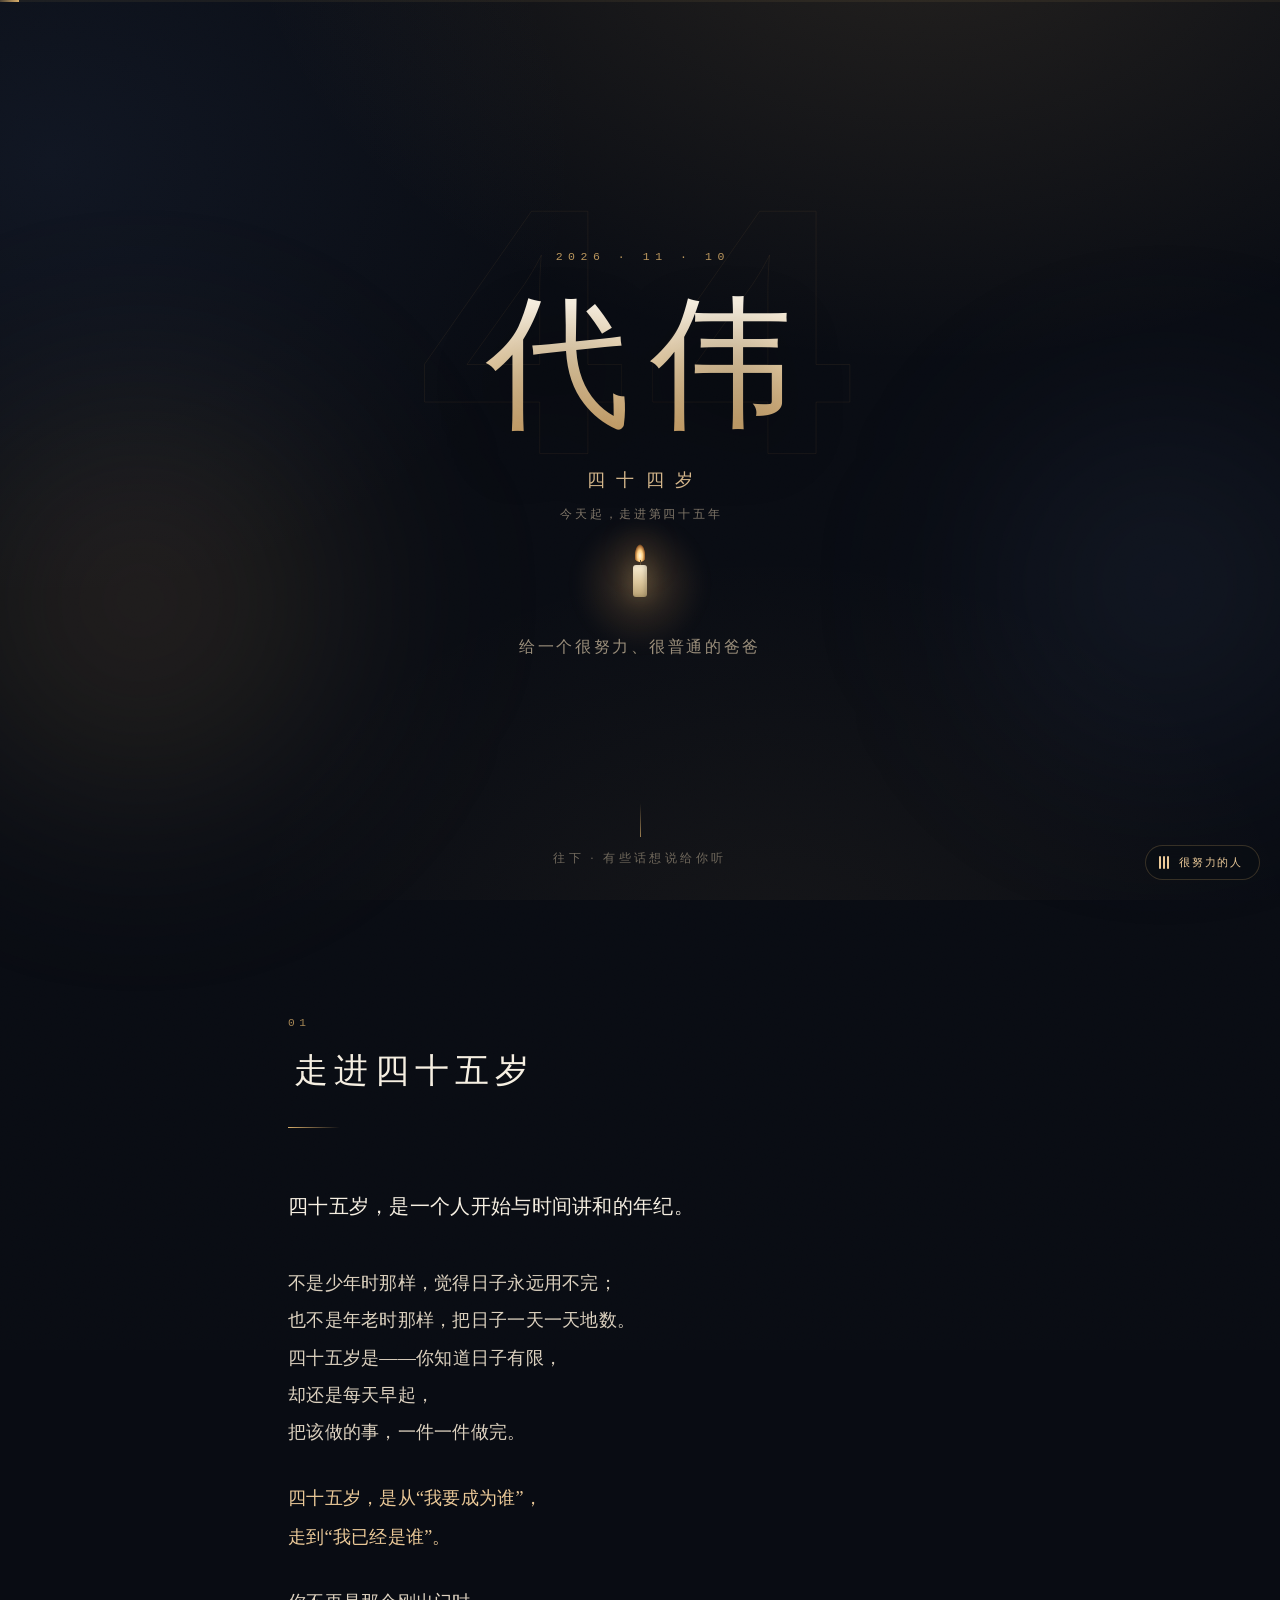
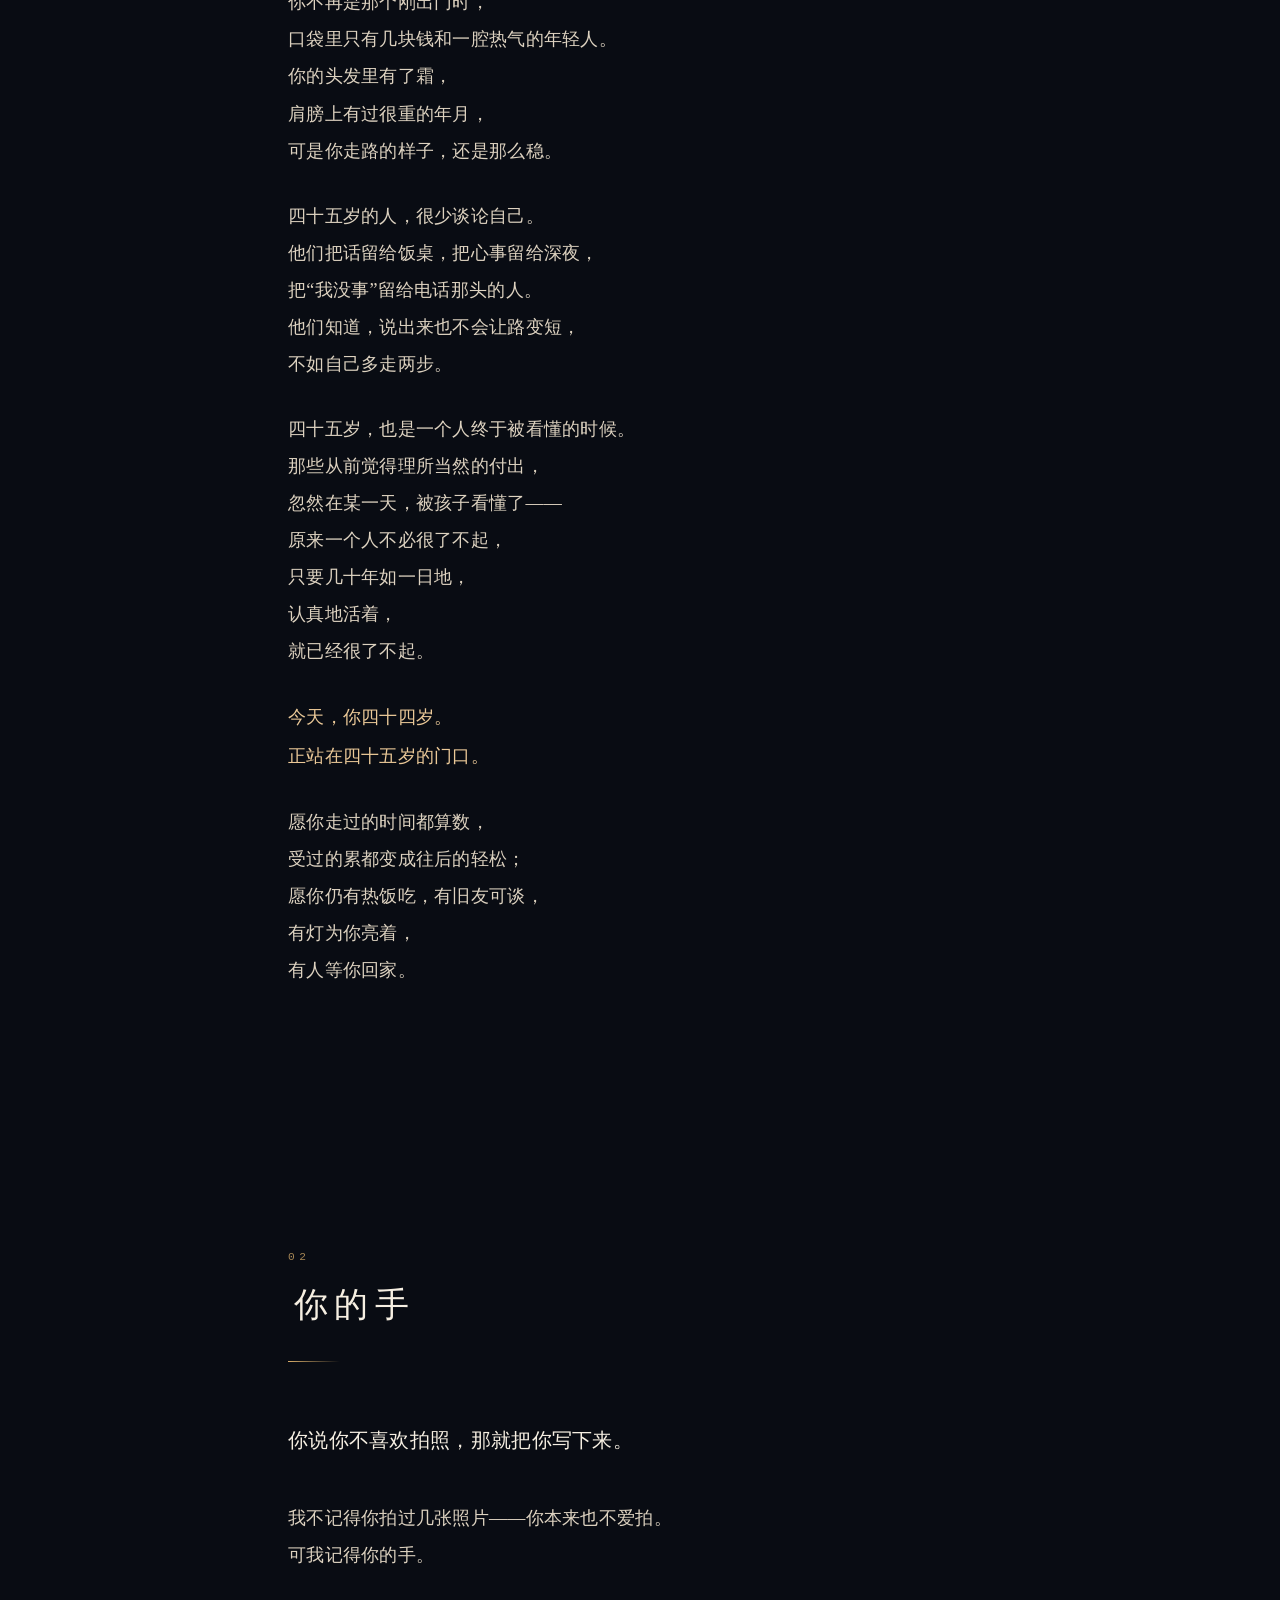
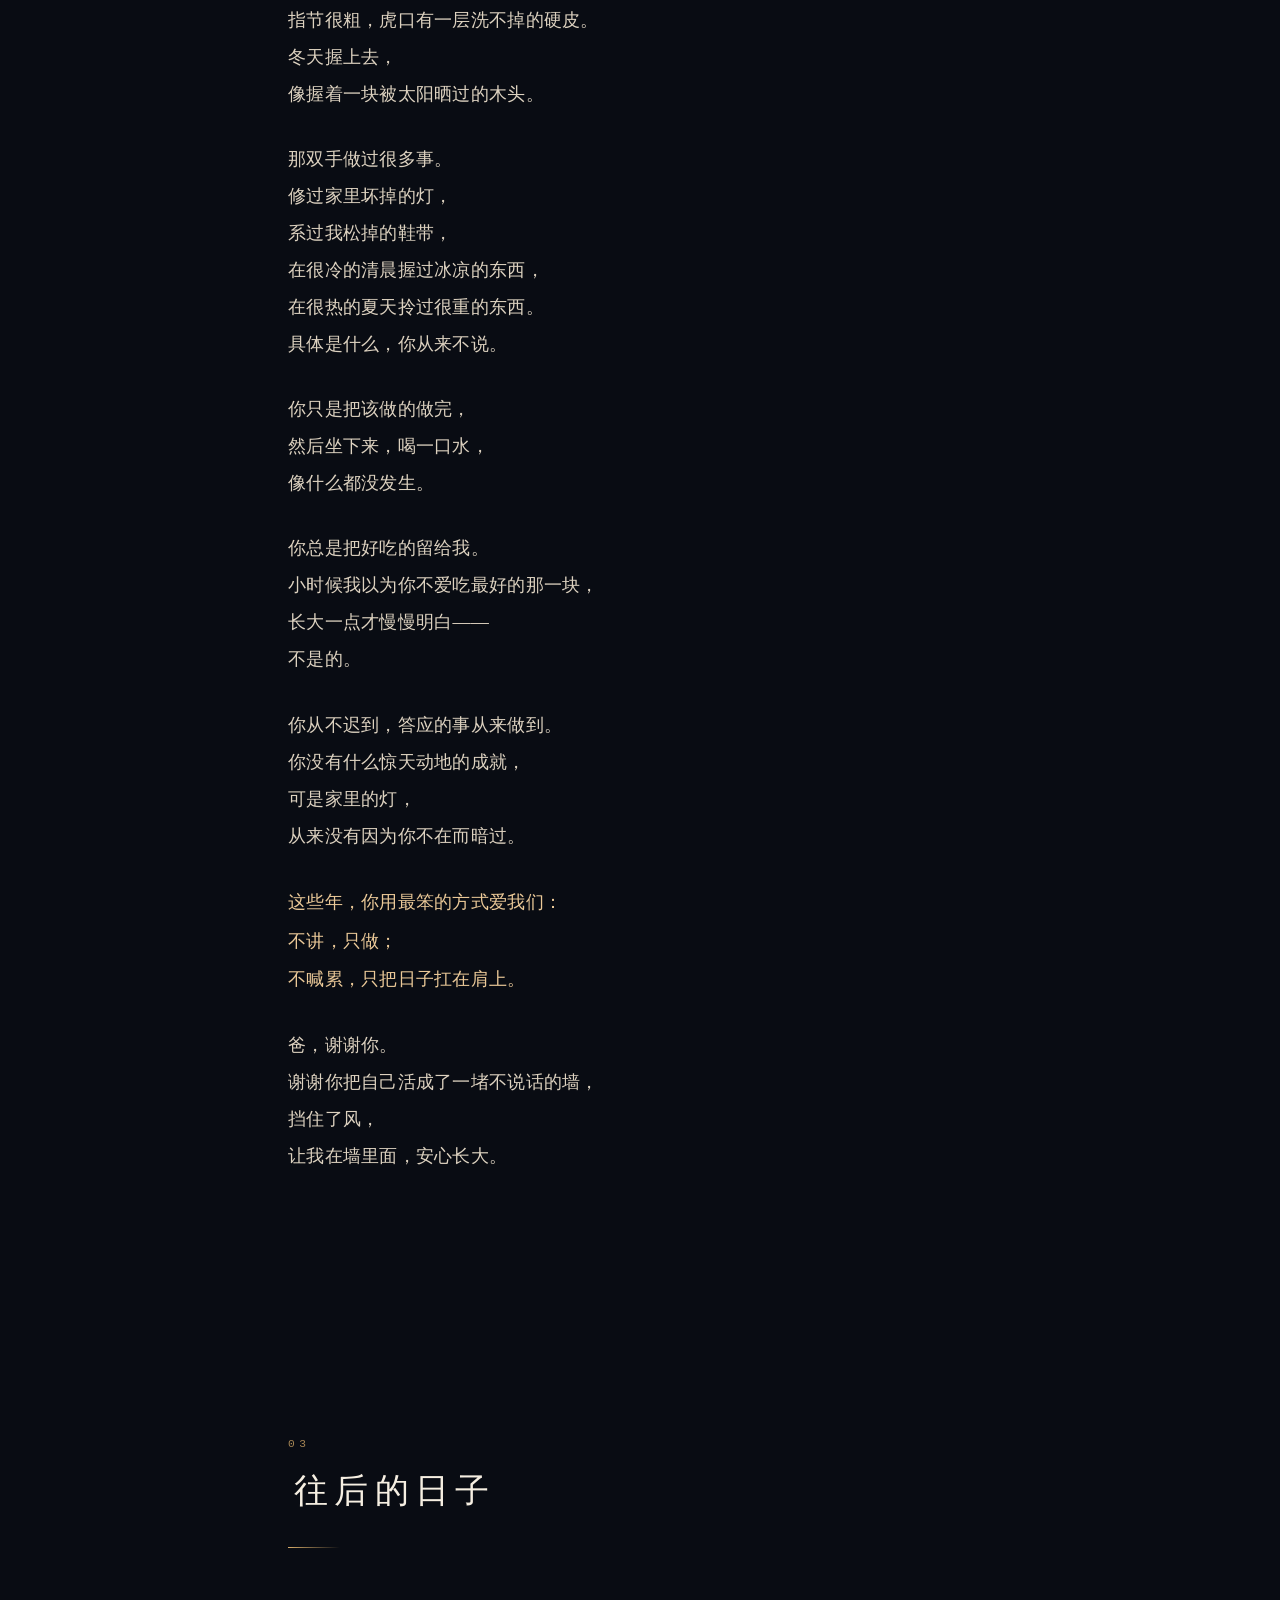
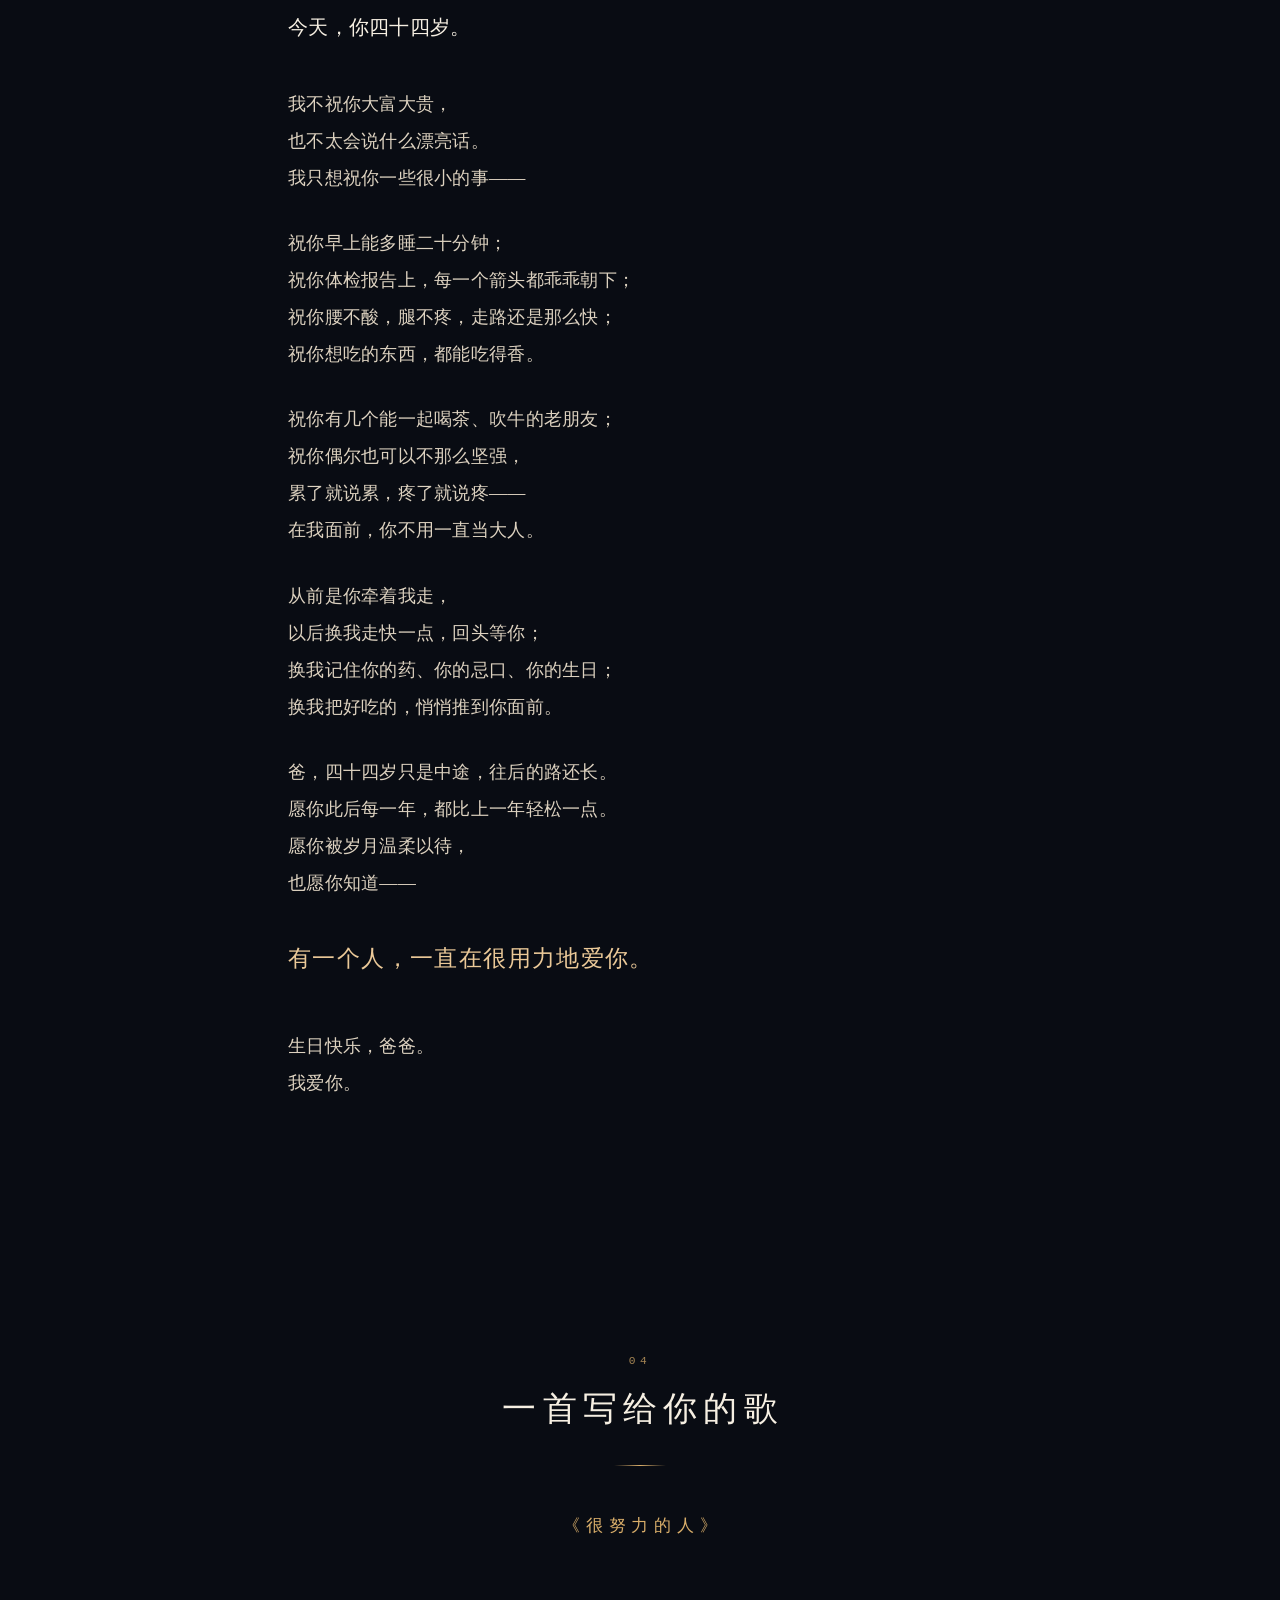
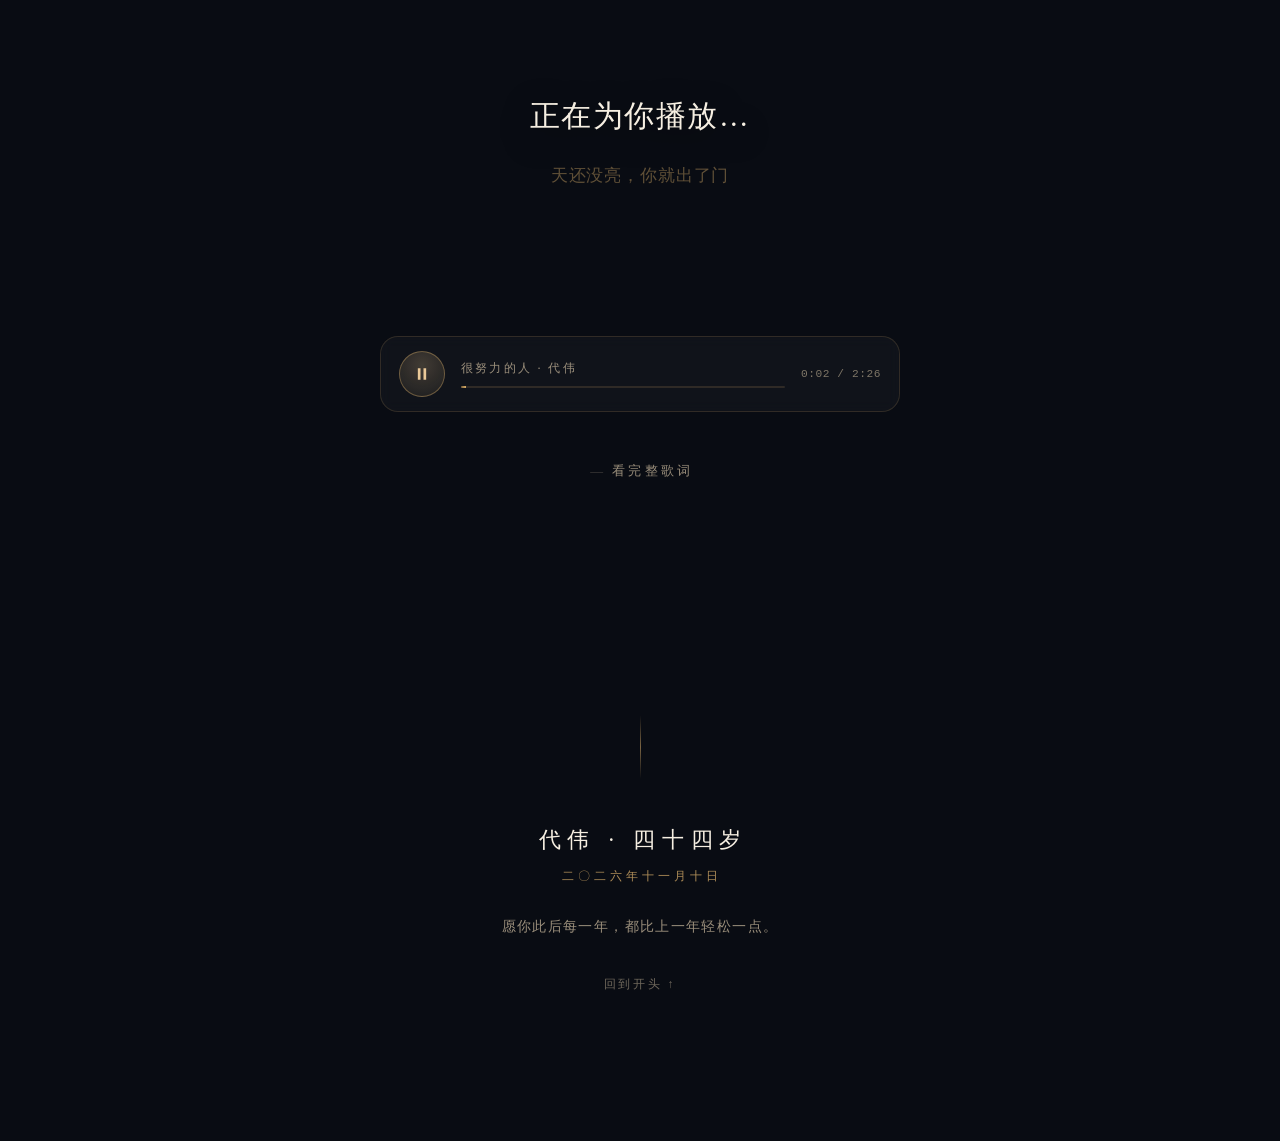
<file: index.html>
<!doctype html>
<html lang="zh-CN">
<head>
<meta charset="utf-8">
<meta name="viewport" content="width=device-width,initial-scale=1,viewport-fit=cover">
<title>代伟 · 四十四岁</title>
<meta name="description" content="写给爸爸的四十四岁生日：一首散文诗、一些谢谢，和一首歌。">
<meta name="theme-color" content="#090c13">
<meta property="og:title" content="代伟 · 四十四岁">
<meta property="og:description" content="写给爸爸的四十四岁生日。">
<link rel="icon" href="data:image/svg+xml,%3Csvg xmlns='http://www.w3.org/2000/svg' viewBox='0 0 64 64'%3E%3Crect width='64' height='64' rx='14' fill='%23090c13'/%3E%3Cellipse cx='32' cy='26' rx='7' ry='12' fill='%23ffcf7a'/%3E%3Crect x='29' y='36' width='6' height='16' rx='2' fill='%23e8d7b4'/%3E%3C/svg%3E">
<link rel="stylesheet" href="style.css">
</head>
<body>

<div class="grain" aria-hidden="true"></div>
<div class="glow g1" aria-hidden="true"></div>
<div class="glow g2" aria-hidden="true"></div>
<div class="topline" id="topline" aria-hidden="true"><i></i></div>

<!-- 开场：轻触开始 -->
<div class="veil" id="veil">
  <div class="veil-inner">
    <div class="candle">
      <span class="flame"></span><span class="wick"></span><span class="body"></span>
    </div>
    <p class="veil-kicker">二〇二六年 · 十一月十日</p>
    <h1 class="veil-title">给爸爸的四十四岁</h1>
    <button class="start-btn" id="startBtn" type="button">轻触 · 让歌响起</button>
    <p class="veil-note">建议戴上耳机，大约两分半钟</p>
  </div>
</div>

<main>

  <header class="hero" id="top">
    <p class="hero-kicker">2026 · 11 · 10</p>
    <div class="hero-name-wrap">
      <span class="hero-forty" aria-hidden="true">44</span>
      <h1 class="hero-name">代伟</h1>
    </div>
    <p class="hero-age">四十四岁</p>
    <p class="hero-year">今天起，走进第四十五年</p>
    <div class="candle small" aria-hidden="true">
      <span class="flame"></span><span class="wick"></span><span class="body"></span>
    </div>
    <p class="hero-sub">给一个很努力、很普通的爸爸</p>
    <div class="scroll-hint"><span></span>往下 · 有些话想说给你听</div>
  </header>

  <section class="chapter reveal" id="poem">
    <p class="chapter-no">01</p>
    <h2>走进四十五岁</h2>
    <div class="prose">
      <p class="lead">四十五岁，是一个人开始与时间讲和的年纪。</p>
      <p>不是少年时那样，觉得日子永远用不完；<br>
      也不是年老时那样，把日子一天一天地数。<br>
      四十五岁是——你知道日子有限，<br>
      却还是每天早起，<br>
      把该做的事，一件一件做完。</p>
      <p class="punch">四十五岁，是从“我要成为谁”，<br>
      走到“我已经是谁”。</p>
      <p>你不再是那个刚出门时，<br>
      口袋里只有几块钱和一腔热气的年轻人。<br>
      你的头发里有了霜，<br>
      肩膀上有过很重的年月，<br>
      可是你走路的样子，还是那么稳。</p>
      <p>四十五岁的人，很少谈论自己。<br>
      他们把话留给饭桌，把心事留给深夜，<br>
      把“我没事”留给电话那头的人。<br>
      他们知道，说出来也不会让路变短，<br>
      不如自己多走两步。</p>
      <p>四十五岁，也是一个人终于被看懂的时候。<br>
      那些从前觉得理所当然的付出，<br>
      忽然在某一天，被孩子看懂了——<br>
      原来一个人不必很了不起，<br>
      只要几十年如一日地，<br>
      认真地活着，<br>
      就已经很了不起。</p>
      <p class="punch">今天，你四十四岁。<br>正站在四十五岁的门口。</p>
      <p>愿你走过的时间都算数，<br>
      受过的累都变成往后的轻松；<br>
      愿你仍有热饭吃，有旧友可谈，<br>
      有灯为你亮着，<br>
      有人等你回家。</p>
    </div>
  </section>

  <section class="chapter reveal" id="hands">
    <p class="chapter-no">02</p>
    <h2>你的手</h2>
    <div class="prose">
      <p class="lead">你说你不喜欢拍照，那就把你写下来。</p>
      <p>我不记得你拍过几张照片——你本来也不爱拍。<br>
      可我记得你的手。</p>
      <p>指节很粗，虎口有一层洗不掉的硬皮。<br>
      冬天握上去，<br>
      像握着一块被太阳晒过的木头。</p>
      <p>那双手做过很多事。<br>
      修过家里坏掉的灯，<br>
      系过我松掉的鞋带，<br>
      在很冷的清晨握过冰凉的东西，<br>
      在很热的夏天拎过很重的东西。<br>
      具体是什么，你从来不说。</p>
      <p>你只是把该做的做完，<br>
      然后坐下来，喝一口水，<br>
      像什么都没发生。</p>
      <p>你总是把好吃的留给我。<br>
      小时候我以为你不爱吃最好的那一块，<br>
      长大一点才慢慢明白——<br>
      不是的。</p>
      <p>你从不迟到，答应的事从来做到。<br>
      你没有什么惊天动地的成就，<br>
      可是家里的灯，<br>
      从来没有因为你不在而暗过。</p>
      <p class="punch">这些年，你用最笨的方式爱我们：<br>
      不讲，只做；<br>
      不喊累，只把日子扛在肩上。</p>
      <p>爸，谢谢你。<br>
      谢谢你把自己活成了一堵不说话的墙，<br>
      挡住了风，<br>
      让我在墙里面，安心长大。</p>
    </div>
  </section>

  <section class="chapter reveal" id="wish">
    <p class="chapter-no">03</p>
    <h2>往后的日子</h2>
    <div class="prose">
      <p class="lead">今天，你四十四岁。</p>
      <p>我不祝你大富大贵，<br>
      也不太会说什么漂亮话。<br>
      我只想祝你一些很小的事——</p>
      <p>祝你早上能多睡二十分钟；<br>
      祝你体检报告上，每一个箭头都乖乖朝下；<br>
      祝你腰不酸，腿不疼，走路还是那么快；<br>
      祝你想吃的东西，都能吃得香。</p>
      <p>祝你有几个能一起喝茶、吹牛的老朋友；<br>
      祝你偶尔也可以不那么坚强，<br>
      累了就说累，疼了就说疼——<br>
      在我面前，你不用一直当大人。</p>
      <p>从前是你牵着我走，<br>
      以后换我走快一点，回头等你；<br>
      换我记住你的药、你的忌口、你的生日；<br>
      换我把好吃的，悄悄推到你面前。</p>
      <p>爸，四十四岁只是中途，往后的路还长。<br>
      愿你此后每一年，都比上一年轻松一点。<br>
      愿你被岁月温柔以待，<br>
      也愿你知道——</p>
      <p class="punch big">有一个人，一直在很用力地爱你。</p>
      <p>生日快乐，爸爸。<br>
      我爱你。</p>
    </div>
  </section>

  <section class="chapter song reveal" id="song">
    <p class="chapter-no">04</p>
    <h2>一首写给你的歌</h2>
    <p class="song-title">《很努力的人》</p>

    <div class="stage">
      <div class="stage-line prev" id="lyricPrev"></div>
      <div class="stage-line now" id="lyricNow">正在为你播放…</div>
      <div class="stage-line next" id="lyricNext"></div>
    </div>

    <div class="player">
      <button class="play-btn" id="playBtn" type="button" aria-label="播放或暂停">
        <svg class="ico-play" viewBox="0 0 24 24" aria-hidden="true"><path d="M8 5.5v13l11-6.5z"/></svg>
        <svg class="ico-pause" viewBox="0 0 24 24" aria-hidden="true"><path d="M7 5h3.2v14H7zM13.8 5H17v14h-3.2z"/></svg>
      </button>
      <div class="player-meta">
        <div class="player-name">很努力的人 · 代伟</div>
        <div class="player-bar"><i id="songBar"></i></div>
      </div>
      <div class="player-time" id="songTime">0:00 / 0:00</div>
    </div>

    <details class="lyrics">
      <summary>看完整歌词</summary>
      <div class="lyrics-body">
        <p class="verse">
          天还没亮，你就出了门<br>
          楼道那盏灯，还留着你走过的余温<br>
          一年一年，鞋底磨得越来越薄<br>
          你把所有辛苦，说成一句“没什么”
        </p>
        <p class="verse">
          我长大以后，才读懂你的沉默<br>
          那些没说出口的话，都在饭碗里多了一点<br>
          你总把最好的，悄悄推到我面前<br>
          然后笑着说，我不太爱吃这些
        </p>
        <p class="chorus">
          四十四岁，你还是很努力的人<br>
          把平凡的日子，过成家里最稳的灯<br>
          不需要谁记得你的名字<br>
          在我心里，你一直是英雄
        </p>
        <p class="verse">
          你给我的，从来不是很多钱<br>
          是一个从不缺席的明天<br>
          是你站在那里，什么都不说<br>
          我就知道，家还在
        </p>
        <p class="chorus">
          四十四岁，愿风对你温柔一点<br>
          愿你的肩膀，也能靠一靠、歇一歇<br>
          往后的路，换我替你分担一些<br>
          爸，生日快乐——我爱你
        </p>
      </div>
    </details>
  </section>

  <footer class="foot reveal">
    <div class="foot-line"></div>
    <p class="foot-big">代伟 · 四十四岁</p>
    <p class="foot-sub">二〇二六年十一月十日</p>
    <p class="foot-note">愿你此后每一年，都比上一年轻松一点。</p>
    <a class="to-top" href="#top">回到开头 ↑</a>
  </footer>

</main>

<button class="dock" id="dockBtn" type="button" aria-label="播放或暂停音乐">
  <span class="bars" aria-hidden="true"><i></i><i></i><i></i></span>
  <span class="dock-text">很努力的人</span>
</button>

<script src="song.js"></script>
</body>
</html>
</file>
<file: style.css>
/* 代伟 · 四十五岁 */
:root{
  --bg:#090c13;
  --paper:#f6efe2;
  --text:#e3d9c8;
  --muted:#9a8e7b;
  --gold:#d9ae6a;
  --gold-soft:#ebc998;
  --gold-dim:#7c6139;
  --line:rgba(217,174,106,.16);
  --serif:"Noto Serif SC","Source Han Serif SC","Songti SC","STSong","SimSun",serif;
}
*{box-sizing:border-box}
html{scroll-behavior:smooth;-webkit-text-size-adjust:100%}
body{
  margin:0;background:var(--bg);color:var(--text);font-family:var(--serif);
  -webkit-font-smoothing:antialiased;overflow-x:hidden;
  background-image:
    radial-gradient(1100px 760px at 72% -12%, rgba(217,174,106,.13), transparent 62%),
    radial-gradient(820px 680px at 4% 18%, rgba(78,108,168,.10), transparent 64%),
    radial-gradient(900px 700px at 60% 108%, rgba(217,174,106,.06), transparent 60%);
  background-attachment:fixed;
}
body.locked{overflow:hidden}

/* 质感 */
.grain{
  position:fixed;inset:-50%;pointer-events:none;z-index:1;opacity:.045;
  background-image:url("data:image/svg+xml,%3Csvg xmlns='http://www.w3.org/2000/svg' width='140' height='140'%3E%3Cfilter id='n'%3E%3CfeTurbulence type='fractalNoise' baseFrequency='.82' numOctaves='3' stitchTiles='stitch'/%3E%3C/filter%3E%3Crect width='140' height='140' filter='url(%23n)'/%3E%3C/svg%3E");
  mix-blend-mode:overlay;
}
.glow{position:fixed;border-radius:50%;filter:blur(90px);pointer-events:none;z-index:0}
.g1{width:46vw;height:46vw;left:-12vw;top:34vh;background:radial-gradient(circle,rgba(217,174,106,.16),transparent 70%)}
.g2{width:38vw;height:38vw;right:-10vw;bottom:8vh;background:radial-gradient(circle,rgba(96,120,180,.14),transparent 70%)}

/* 顶部细进度 */
.topline{position:fixed;top:0;left:0;right:0;height:2px;z-index:60;background:rgba(217,174,106,.08)}
.topline i{display:block;height:100%;width:0;background:linear-gradient(90deg,rgba(217,174,106,.25),var(--gold));transition:width .2s linear}

/* 烛火 */
.candle{position:relative;width:16px;height:52px;margin:26px auto 0}
.candle::after{content:"";position:absolute;left:50%;top:-26px;width:130px;height:130px;transform:translateX(-50%);background:radial-gradient(circle,rgba(255,198,122,.26),rgba(255,180,100,.08) 42%,transparent 72%);filter:blur(7px);pointer-events:none;z-index:-1}
.candle.small{transform:scale(1);margin:22px auto 16px}
.candle .body{position:absolute;bottom:0;left:1px;width:14px;height:32px;border-radius:3px;
  background:linear-gradient(180deg,#f8ecd2,#dcc69c 55%,#b8a173);
  box-shadow:0 0 20px rgba(255,196,116,.16),inset -2px 0 4px rgba(0,0,0,.18)}
.candle .wick{position:absolute;left:7.5px;bottom:31px;width:1px;height:6px;background:#5c4b34}
.candle .flame{position:absolute;left:50%;bottom:35px;width:14px;height:24px;transform:translateX(-50%);
  background:radial-gradient(50% 62% at 50% 74%,#fff8e2,#ffd083 38%,rgba(255,152,60,.55) 68%,rgba(255,140,50,0) 78%);
  border-radius:50% 50% 46% 46%/62% 62% 40% 40%;
  filter:blur(.5px) drop-shadow(0 0 16px rgba(255,190,110,.6));
  animation:flicker 3.4s ease-in-out infinite;transform-origin:50% 92%}
@keyframes flicker{
  0%,100%{transform:translateX(-50%) scale(1) rotate(-1deg);opacity:.95}
  22%{transform:translateX(-50%) scale(1.04,.96) rotate(1.6deg);opacity:1}
  47%{transform:translateX(-51%) scale(.97,1.05) rotate(-1.2deg);opacity:.9}
  73%{transform:translateX(-49%) scale(1.02,.98) rotate(1deg);opacity:1}
}

/* 开场遮罩 */
.veil{position:fixed;inset:0;z-index:100;display:grid;place-items:center;text-align:center;padding:24px;
  background:radial-gradient(58% 46% at 50% 44%,rgba(34,28,20,.94),rgba(6,8,12,.99) 72%);
  -webkit-backdrop-filter:blur(14px);backdrop-filter:blur(14px);
  transition:opacity .95s ease,visibility .95s ease}
.veil.hide{opacity:0;visibility:hidden}
.veil-inner{max-width:520px;animation:veilIn 1.2s ease both}
@keyframes veilIn{from{opacity:0;transform:translateY(10px)}to{opacity:1;transform:none}}
.veil-kicker{font-size:.72rem;letter-spacing:.42em;color:var(--muted);margin:16px 0 0;text-indent:.42em}
.veil-title{font-weight:500;font-size:clamp(1.5rem,5vw,2.1rem);letter-spacing:.16em;color:var(--paper);margin:.7em 0 1.5em;text-indent:.16em}
.start-btn{
  display:inline-block;cursor:pointer;font-family:inherit;font-size:.95rem;letter-spacing:.22em;text-indent:.22em;
  color:#20180d;padding:15px 34px;border:0;border-radius:999px;
  background:linear-gradient(180deg,#f0cd93,#d9ae6a);
  box-shadow:0 10px 34px rgba(217,174,106,.22),0 1px 0 rgba(255,255,255,.4) inset;
  transition:transform .25s ease,box-shadow .25s ease}
.start-btn:hover{transform:translateY(-2px);box-shadow:0 14px 40px rgba(217,174,106,.3),0 1px 0 rgba(255,255,255,.5) inset}
.start-btn:active{transform:translateY(0)}
.veil-note{font-size:.76rem;letter-spacing:.14em;color:rgba(154,142,123,.85);margin:1.7em 0 0}

/* 首屏 */
.hero{position:relative;z-index:2;min-height:100svh;display:flex;flex-direction:column;align-items:center;justify-content:center;
  text-align:center;padding:72px 24px 64px}
.hero-kicker{font-family:ui-monospace,"SFMono-Regular",Menlo,monospace;font-size:.72rem;letter-spacing:.48em;color:var(--gold);opacity:.85;margin:0 0 3.2vh;text-indent:.48em}
.hero-name-wrap{position:relative;line-height:1}
.hero-forty{position:absolute;left:50%;top:50%;transform:translate(-50%,-52%);
  font-family:ui-monospace,Menlo,monospace;font-size:clamp(10rem,36vw,23rem);font-weight:700;
  color:transparent;-webkit-text-stroke:1px rgba(217,174,106,.07);letter-spacing:.02em;pointer-events:none;user-select:none}
.hero-name{
  position:relative;margin:0;font-weight:500;font-size:clamp(3.6rem,15vw,9rem);letter-spacing:.14em;text-indent:.14em;
  background:linear-gradient(180deg,#fbf3e4 8%,#e8cda2 52%,#c9a066 100%);
  -webkit-background-clip:text;background-clip:text;color:transparent;
  text-shadow:0 24px 60px rgba(0,0,0,.4)}
.hero-age{margin:3.4vh 0 0;font-size:clamp(.95rem,3.2vw,1.15rem);letter-spacing:.62em;text-indent:.62em;color:var(--gold-soft);opacity:.9}
.hero-year{margin:1.2em 0 0;font-size:.78rem;letter-spacing:.22em;text-indent:.22em;color:rgba(154,142,123,.82)}
.hero-sub{margin:2.6vh 0 0;font-size:clamp(.86rem,2.8vw,1rem);letter-spacing:.16em;color:var(--muted)}
.scroll-hint{position:absolute;bottom:34px;left:0;right:0;font-size:.72rem;letter-spacing:.3em;color:rgba(154,142,123,.7);text-indent:.3em}
.scroll-hint span{display:block;width:1px;height:34px;margin:0 auto 14px;background:linear-gradient(180deg,transparent,var(--gold));opacity:.7;animation:drip 2.6s ease-in-out infinite}
@keyframes drip{0%{transform:scaleY(.4);opacity:.2}50%{transform:scaleY(1);opacity:.8}100%{transform:scaleY(.4);opacity:.2}}

/* 章节 */
.chapter{position:relative;z-index:2;max-width:760px;margin:0 auto;padding:13vh 28px}
.chapter-no{font-family:ui-monospace,Menlo,monospace;font-size:.7rem;letter-spacing:.4em;color:var(--gold);opacity:.75;margin:0}
.chapter h2{font-weight:500;font-size:clamp(1.5rem,4.6vw,2.15rem);letter-spacing:.18em;color:var(--paper);margin:.55em 0 1.7em;text-indent:.18em}
.chapter h2::after{content:"";display:block;width:52px;height:1px;margin-top:.95em;background:linear-gradient(90deg,var(--gold),rgba(217,174,106,0))}
.prose p{margin:0 0 1.55em;line-height:2.05;font-size:clamp(1rem,2.5vw,1.13rem);color:#ddd2c0;letter-spacing:.015em}
.prose .lead{color:var(--paper);font-size:clamp(1.05rem,2.9vw,1.24rem);line-height:2.1;margin-bottom:1.9em}
.prose .punch{color:var(--gold-soft);line-height:2.15}
.prose .punch.big{font-size:clamp(1.12rem,3.4vw,1.45rem);letter-spacing:.06em;margin:1.4em 0 1.9em}

/* 歌曲 */
.song{text-align:center;padding-top:12vh;padding-bottom:15vh}
.song h2{display:inline-block}
.song h2::after{margin-left:auto;margin-right:auto;background:linear-gradient(90deg,rgba(217,174,106,0),var(--gold),rgba(217,174,106,0))}
.song-title{font-size:clamp(.95rem,2.8vw,1.05rem);letter-spacing:.34em;text-indent:.34em;color:var(--gold);margin:-.6em 0 0}
.stage{position:relative;min-height:min(46vh,300px);display:flex;flex-direction:column;justify-content:center;gap:.5em;
  margin:5vh auto 0;max-width:660px}
.stage-line{transition:opacity .55s ease,transform .55s ease,filter .55s ease;line-height:1.9;letter-spacing:.05em}
.stage-line.prev{font-size:clamp(.82rem,2.3vw,.92rem);color:rgba(154,142,123,.5);transform:translateY(4px)}
.stage-line.now{font-size:clamp(1.35rem,4.6vw,1.85rem);color:var(--paper);min-height:2.6em;display:flex;align-items:center;justify-content:center;text-shadow:0 8px 30px rgba(0,0,0,.5)}
.stage-line.now.tick{animation:lineIn .7s cubic-bezier(.2,.7,.2,1)}
@keyframes lineIn{from{opacity:0;transform:translateY(8px);filter:blur(3px)}to{opacity:1;transform:none;filter:none}}
.stage-line.next{font-size:clamp(.92rem,2.7vw,1.05rem);color:rgba(217,174,106,.42);transform:translateY(-3px)}

.player{display:flex;align-items:center;gap:16px;max-width:520px;margin:6vh auto 0;text-align:left;
  padding:14px 18px;border:1px solid var(--line);border-radius:18px;background:rgba(255,246,230,.03);
  -webkit-backdrop-filter:blur(6px);backdrop-filter:blur(6px)}
.play-btn{flex:0 0 auto;width:46px;height:46px;border-radius:50%;border:1px solid rgba(217,174,106,.4);cursor:pointer;
  background:radial-gradient(circle at 50% 30%,rgba(241,205,147,.22),rgba(217,174,106,.06));color:var(--gold-soft);
  display:grid;place-items:center;transition:transform .2s ease,background .3s}
.play-btn:hover{transform:scale(1.05);background:radial-gradient(circle at 50% 30%,rgba(241,205,147,.3),rgba(217,174,106,.1))}
.play-btn svg{width:20px;height:20px;fill:currentColor}
.play-btn .ico-pause{display:none}
.playing .play-btn .ico-play{display:none}
.playing .play-btn .ico-pause{display:block}
.player-meta{flex:1;min-width:0}
.player-name{font-size:.78rem;letter-spacing:.18em;color:var(--muted);margin-bottom:9px;white-space:nowrap;overflow:hidden;text-overflow:ellipsis}
.player-bar{height:2px;background:rgba(217,174,106,.15);border-radius:2px;overflow:hidden}
.player-bar i{display:block;height:100%;width:0;background:linear-gradient(90deg,var(--gold-dim),var(--gold));transition:width .25s linear}
.player-time{flex:0 0 auto;font-family:ui-monospace,Menlo,monospace;font-size:.7rem;color:rgba(154,142,123,.8);letter-spacing:.05em}

.lyrics{margin:4.5vh auto 0;max-width:560px;text-align:center}
.lyrics summary{cursor:pointer;list-style:none;font-size:.8rem;letter-spacing:.24em;text-indent:.24em;color:var(--muted);
  padding:10px 0;transition:color .3s}
.lyrics summary::-webkit-details-marker{display:none}
.lyrics summary:hover{color:var(--gold-soft)}
.lyrics summary::before{content:"— ";opacity:.4}
.lyrics[open] summary::before{content:"— ";opacity:.4}
.lyrics-body{padding-top:2.2em;text-align:center}
.lyrics-body p{margin:0 0 2.1em;line-height:2.15;font-size:.95rem;letter-spacing:.05em;color:#d6cbb9}
.lyrics-body .chorus{color:var(--gold-soft)}

/* 常驻小播放器 */
.dock{position:fixed;right:20px;bottom:20px;z-index:55;display:flex;align-items:center;gap:10px;
  padding:9px 16px 9px 13px;border-radius:999px;border:1px solid rgba(217,174,106,.22);
  background:rgba(11,14,20,.72);-webkit-backdrop-filter:blur(10px);backdrop-filter:blur(10px);
  color:var(--gold-soft);font-family:inherit;font-size:.7rem;letter-spacing:.16em;cursor:pointer;
  opacity:0;transform:translateY(12px);pointer-events:none;transition:opacity .6s ease,transform .6s ease,background .3s}
body.music-on .dock{opacity:1;transform:none;pointer-events:auto}
.dock:hover{background:rgba(20,24,33,.85)}
.dock .bars{display:flex;align-items:flex-end;gap:2px;height:13px}
.dock .bars i{display:block;width:2px;height:100%;background:currentColor;border-radius:1px;transform-origin:bottom;
  animation:eq 1.1s ease-in-out infinite}
.dock .bars i:nth-child(2){animation-delay:.18s}
.dock .bars i:nth-child(3){animation-delay:.36s}
body:not(.playing) .dock .bars i{animation-play-state:paused;transform:scaleY(.35)}
@keyframes eq{0%,100%{transform:scaleY(.3)}50%{transform:scaleY(1)}}

/* 页脚 */
.foot{position:relative;z-index:2;text-align:center;padding:10vh 24px 16vh}
.foot-line{width:1px;height:64px;margin:0 auto 5vh;background:linear-gradient(180deg,transparent,rgba(217,174,106,.55),transparent)}
.foot-big{margin:0;font-size:clamp(1.1rem,3.4vw,1.4rem);letter-spacing:.3em;text-indent:.3em;color:var(--paper)}
.foot-sub{margin:1.2em 0 0;font-size:.74rem;letter-spacing:.34em;text-indent:.34em;color:var(--gold);opacity:.8}
.foot-note{margin:2.4em 0 0;font-size:.86rem;letter-spacing:.1em;color:var(--muted)}
.to-top{display:inline-block;margin-top:4.5vh;font-size:.74rem;letter-spacing:.22em;color:rgba(154,142,123,.7);text-decoration:none;transition:color .3s}
.to-top:hover{color:var(--gold-soft)}

/* 入场 */
.reveal{opacity:0;transform:translateY(22px);transition:opacity 1.1s cubic-bezier(.2,.7,.2,1),transform 1.1s cubic-bezier(.2,.7,.2,1)}
.reveal.in{opacity:1;transform:none}

@media (max-width:520px){
  .chapter{padding:11vh 22px}
  .prose p{line-height:2.05}
  .hero-name{font-size:clamp(3.2rem,17vw,5rem)}
  .stage{min-height:44vh}
  .player{gap:12px;padding:12px 14px}
  .player-name{letter-spacing:.1em}
}
@media (prefers-reduced-motion:reduce){
  *{animation-duration:.001ms !important;animation-iteration-count:1 !important;transition-duration:.001ms !important}
  html{scroll-behavior:auto}
  .reveal{opacity:1;transform:none}
}
</file>
